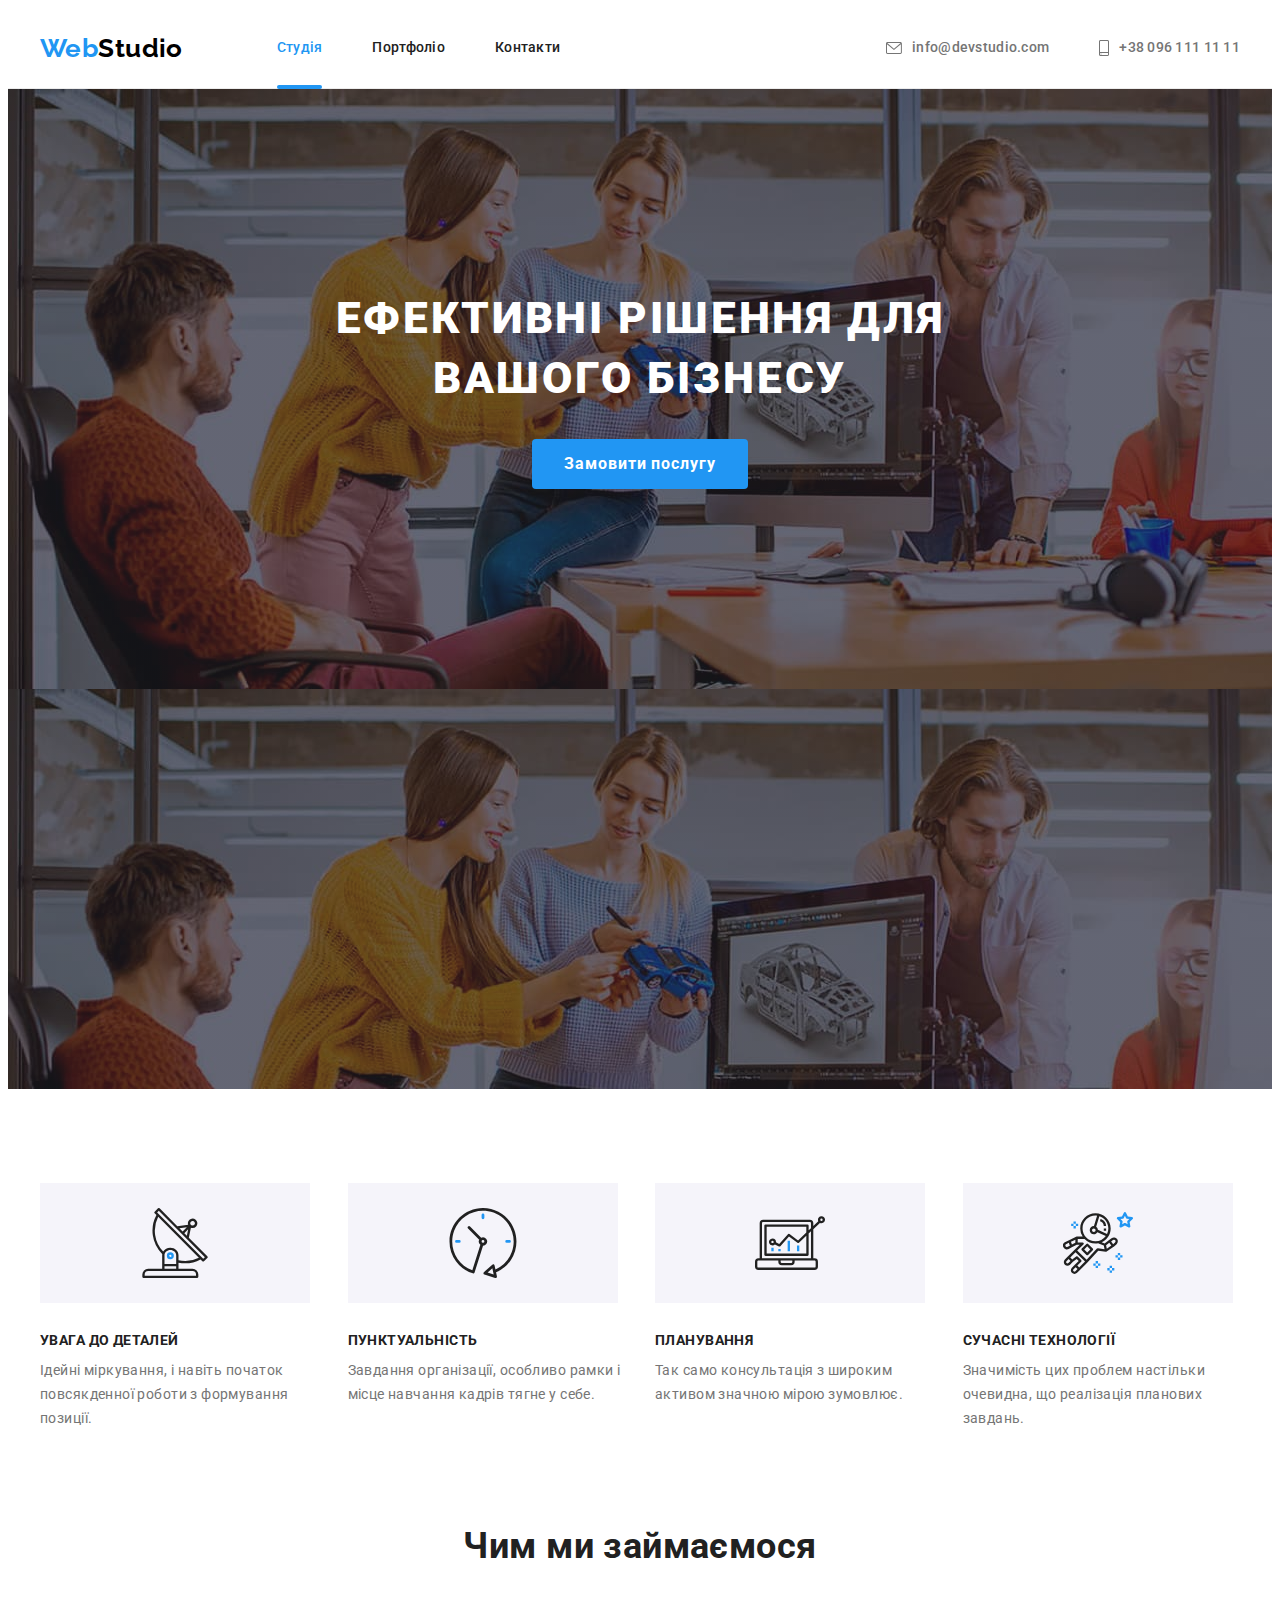
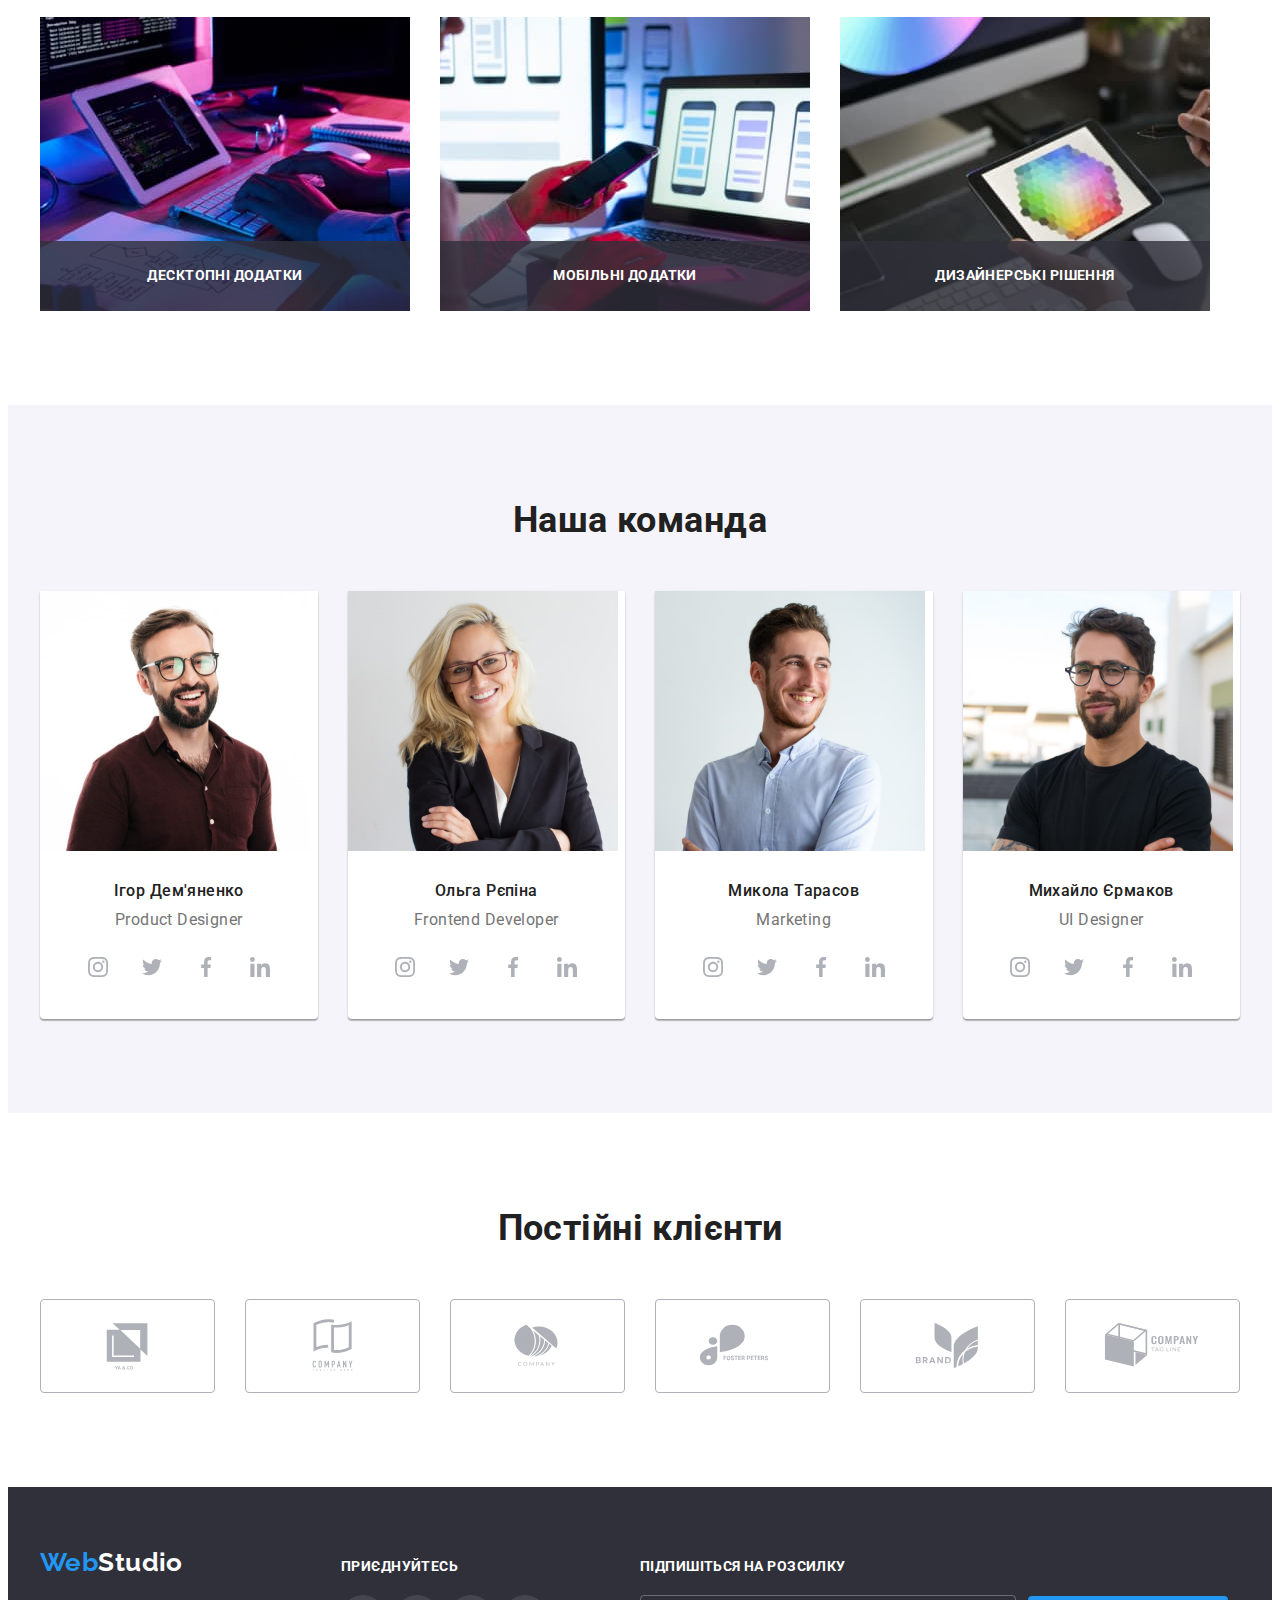
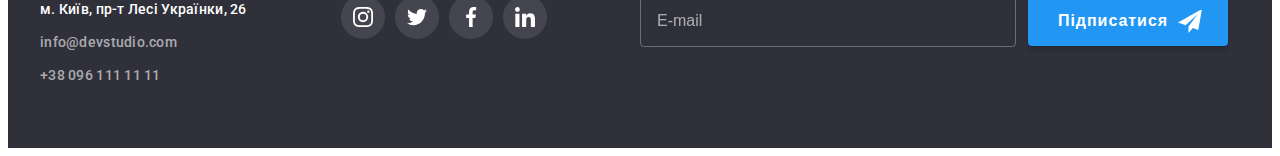
<file: index.html>
<!DOCTYPE html>
<html lang="uk">
  <head>
    <meta charset="UTF-8" />
    <meta http-equiv="X-UA-Compatible" content="IE=edge" />
    <meta name="viewport" content="width=device-width, initial-scale=1.0" />
    <title>Студія</title>
    <link rel="preconnect" href="https://fonts.googleapis.com" />
    <link rel="preconnect" href="https://fonts.gstatic.com" crossorigin />
    <link
      href="https://fonts.googleapis.com/css2?family=Raleway:wght@700&family=Roboto:wght@400;500;700;900&display=swap"
      rel="stylesheet"
    />
    <link
      rel="stylesheet"
      href="https://cdnjs.cloudflare.com/ajax/libs/modern-normalize/1.1.0/modern-normalize.min.css"
      integrity="sha512-wpPYUAdjBVSE4KJnH1VR1HeZfpl1ub8YT/NKx4PuQ5NmX2tKuGu6U/JRp5y+Y8XG2tV+wKQpNHVUX03MfMFn9Q=="
      crossorigin="anonymous"
      referrerpolicy="no-referrer"
    />
    <!-- <link rel="stylesheet" href="./css/styles.css" /> -->
    <link rel="stylesheet" href="./css/main.min.css" />
  </head>

  <body>
    <!--Шапка сайта-->
    <header class="header">
      <div class="header__container container">
        <a href="./index.html" lang="en" class="logo">
          Web<span class="logo__dark">Studio</span>
        </a>
        <nav class="menu">
          <ul class="menu__list list">
            <li>
              <a href="./index.html" class="menu__link menu__current link"
                >Студія</a
              >
            </li>
            <li>
              <a href="./portfolio.html" class="menu__link link">Портфоліо</a>
            </li>
            <li><a href="" class="menu__link link">Контакти</a></li>
          </ul>
        </nav>
        <ul class="contact list">
          <li class="contact__mail">
            <a href="mailto:info@devstudio.com" class="contact__link link">
              <svg class="contact__icon" width="16" height="12">
                <use href="./images/icons.svg#icon-envelope"></use>
              </svg>
              info@devstudio.com</a
            >
          </li>
          <li class="contact__phone">
            <a href="tel:+380961111111" class="contact__link link">
              <svg class="contact__icon" width="10" height="16">
                <use href="./images/icons.svg#icon-phone"></use>
              </svg>
              +38 096 111 11 11</a
            >
          </li>
        </ul>
      </div>
    </header>

    <!-- Основний контент -->
    <main>
      <!--Герой-->
      <section class="section hero">
        <div class="container">
          <h1 class="hero__title">Ефективні рішення для вашого бізнесу</h1>
          <button type="button" class="hero__button" data-modal-open>
            Замовити послугу
          </button>
        </div>
      </section>
      <!--Переваги-->
      <section class="section icon-card">
        <div class="container">
          <h2 class="section__title visually-hidden">Наші переваги</h2>
          <ul class="icon-card__list list">
            <li class="icon-card__item">
              <div class="icon-card__icon">
                <svg width="70" height="70">
                  <use href="./images/icons.svg#icon-antenna"></use>
                </svg>
              </div>
              <h3 class="icon-card__title">Увага до деталей</h3>
              <p class="icon-card__text">
                Ідейні міркування, і навіть початок повсякденної роботи з
                формування позиції.
              </p>
            </li>
            <li class="icon-card__item">
              <div class="icon-card__icon">
                <svg width="70" height="70">
                  <use href="./images/icons.svg#icon-clock"></use>
                </svg>
              </div>
              <h3 class="icon-card__title">Пунктуальність</h3>
              <p class="icon-card__text">
                Завдання організації, особливо рамки і місце навчання кадрів
                тягне у себе.
              </p>
            </li>
            <li class="icon-card__item">
              <div class="icon-card__icon">
                <svg width="70" height="70">
                  <use href="./images/icons.svg#icon-diagram"></use>
                </svg>
              </div>
              <h3 class="icon-card__title">Планування</h3>
              <p class="icon-card__text">
                Так само консультація з широким активом значною мірою зумовлює.
              </p>
            </li>
            <li class="icon-card__item">
              <div class="icon-card__icon">
                <svg width="70" height="70">
                  <use href="./images/icons.svg#icon-astronaut"></use>
                </svg>
              </div>
              <h3 class="icon-card__title">Сучасні технології</h3>
              <p class="icon-card__text">
                Значимість цих проблем настільки очевидна, що реалізація
                планових завдань.
              </p>
            </li>
          </ul>
        </div>
      </section>
      <!-- Сфера діяльності -->
      <section class="section pic-mask">
        <div class="container">
          <h2 class="section__title">Чим ми займаємося</h2>
          <ul class="pic-mask__list list">
            <li class="pic-mask__card">
              <img
                src="./images/specialization1.jpg"
                alt="Програмування"
                width="370"
              />
              <div class="pic-mask__mask">
                <p class="pic-mask__text">Десктопні додатки</p>
              </div>
            </li>
            <li class="pic-mask__card">
              <img
                src="./images/specialization2.jpg"
                alt="Мобільні додатки"
                width="370"
              />
              <div class="pic-mask__mask">
                <p class="pic-mask__text">Мобільні додатки</p>
              </div>
            </li>
            <li class="pic-mask__card">
              <img
                src="./images/specialization3.jpg"
                alt="Дизайн"
                width="370"
              />
              <div class="pic-mask__mask">
                <p class="pic-mask__text">Дизайнерські рішення</p>
              </div>
            </li>
          </ul>
        </div>
      </section>
      <!--Команда-->
      <section class="section person">
        <div class="container">
          <h2 class="section__title">Наша команда</h2>
          <ul class="person__list list">
            <li class="person__card">
              <img src="./images/team1.jpg" alt="Ігор Дем'яненко" width="270" />
              <div class="person__information">
                <h3 class="person__name">Ігор Дем'яненко</h3>
                <p lang="en" class="person__position">Product Designer</p>
                <ul class="social__list list">
                  <li class="social__item">
                    <a
                      href=""
                      target="_blank"
                      rel="noopener noreferrer nofollow"
                      class="social__link social__person"
                    >
                      <svg class="social__icon" width="20" height="20">
                        <use href="./images/icons.svg#icon-instagram"></use>
                      </svg>
                    </a>
                  </li>
                  <li class="social__item">
                    <a
                      href=""
                      target="_blank"
                      rel="noopener noreferrer nofollow"
                      class="social__link social__person"
                    >
                      <svg class="social__icon" width="20" height="20">
                        <use href="./images/icons.svg#icon-twitter"></use>
                      </svg>
                    </a>
                  </li>
                  <li class="social__item">
                    <a
                      href=""
                      target="_blank"
                      rel="noopener noreferrer nofollow"
                      class="social__link social__person"
                    >
                      <svg class="social__icon" width="20" height="20">
                        <use href="./images/icons.svg#icon-facebook"></use>
                      </svg>
                    </a>
                  </li>
                  <li class="social__item">
                    <a
                      href=""
                      target="_blank"
                      rel="noopener noreferrer nofollow"
                      class="social__link social__person"
                    >
                      <svg class="social__icon" width="20" height="20">
                        <use href="./images/icons.svg#icon-linkedin"></use>
                      </svg>
                    </a>
                  </li>
                </ul>
              </div>
            </li>
            <li class="person__card">
              <img src="./images/team2.jpg" alt="Ольга Рєпіна" width="270" />
              <div class="person__information">
                <h3 class="person__name">Ольга Рєпіна</h3>
                <p lang="en" class="person__position">Frontend Developer</p>
                <ul class="social__list list">
                  <li class="social__item">
                    <a
                      href=""
                      target="_blank"
                      rel="noopener noreferrer nofollow"
                      class="social__link social__person"
                    >
                      <svg class="social__icon" width="20" height="20">
                        <use href="./images/icons.svg#icon-instagram"></use>
                      </svg>
                    </a>
                  </li>
                  <li class="social__item">
                    <a
                      href=""
                      target="_blank"
                      rel="noopener noreferrer nofollow"
                      class="social__link social__person"
                    >
                      <svg class="social__icon" width="20" height="20">
                        <use href="./images/icons.svg#icon-twitter"></use>
                      </svg>
                    </a>
                  </li>
                  <li class="social__item">
                    <a
                      href=""
                      target="_blank"
                      rel="noopener noreferrer nofollow"
                      class="social__link social__person"
                    >
                      <svg class="social__icon" width="20" height="20">
                        <use href="./images/icons.svg#icon-facebook"></use>
                      </svg>
                    </a>
                  </li>
                  <li class="social__item">
                    <a
                      href=""
                      target="_blank"
                      rel="noopener noreferrer nofollow"
                      class="social__link social__person"
                    >
                      <svg class="social__icon" width="20" height="20">
                        <use href="./images/icons.svg#icon-linkedin"></use>
                      </svg>
                    </a>
                  </li>
                </ul>
              </div>
            </li>
            <li class="person__card">
              <img src="./images/team3.jpg" alt="Микола Тарасов" width="270" />
              <div class="person__information">
                <h3 class="person__name">Микола Тарасов</h3>
                <p lang="en" class="person__position">Marketing</p>
                <ul class="social__list list">
                  <li class="social__item">
                    <a
                      href=""
                      target="_blank"
                      rel="noopener noreferrer nofollow"
                      class="social__link social__person"
                    >
                      <svg class="social__icon" width="20" height="20">
                        <use href="./images/icons.svg#icon-instagram"></use>
                      </svg>
                    </a>
                  </li>
                  <li class="social__item">
                    <a
                      href=""
                      target="_blank"
                      rel="noopener noreferrer nofollow"
                      class="social__link social__person"
                    >
                      <svg class="social__icon" width="20" height="20">
                        <use href="./images/icons.svg#icon-twitter"></use>
                      </svg>
                    </a>
                  </li>
                  <li class="social__item">
                    <a
                      href=""
                      target="_blank"
                      rel="noopener noreferrer nofollow"
                      class="social__link social__person"
                    >
                      <svg class="social__icon" width="20" height="20">
                        <use href="./images/icons.svg#icon-facebook"></use>
                      </svg>
                    </a>
                  </li>
                  <li class="social__item">
                    <a
                      href=""
                      target="_blank"
                      rel="noopener noreferrer nofollow"
                      class="social__link social__person"
                    >
                      <svg class="social__icon" width="20" height="20">
                        <use href="./images/icons.svg#icon-linkedin"></use>
                      </svg>
                    </a>
                  </li>
                </ul>
              </div>
            </li>
            <li class="person__card">
              <img src="./images/team4.jpg" alt="Михайло Єрмаков" width="270" />
              <div class="person__information">
                <h3 class="person__name">Михайло Єрмаков</h3>
                <p lang="en" class="person__position">UI Designer</p>
                <ul class="social__list list">
                  <li class="social__item">
                    <a
                      href=""
                      target="_blank"
                      rel="noopener noreferrer nofollow"
                      class="social__link social__person"
                    >
                      <svg class="social__icon" width="20" height="20">
                        <use href="./images/icons.svg#icon-instagram"></use>
                      </svg>
                    </a>
                  </li>
                  <li class="social__item">
                    <a
                      href=""
                      target="_blank"
                      rel="noopener noreferrer nofollow"
                      class="social__link social__person"
                    >
                      <svg class="social__icon" width="20" height="20">
                        <use href="./images/icons.svg#icon-twitter"></use>
                      </svg>
                    </a>
                  </li>
                  <li class="social__item">
                    <a
                      href=""
                      target="_blank"
                      rel="noopener noreferrer nofollow"
                      class="social__link social__person"
                    >
                      <svg class="social__icon" width="20" height="20">
                        <use href="./images/icons.svg#icon-facebook"></use>
                      </svg>
                    </a>
                  </li>
                  <li class="social__item">
                    <a
                      href=""
                      target="_blank"
                      rel="noopener noreferrer nofollow"
                      class="social__link social__person"
                    >
                      <svg class="social__icon" width="20" height="20">
                        <use href="./images/icons.svg#icon-linkedin"></use>
                      </svg>
                    </a>
                  </li>
                </ul>
              </div>
            </li>
          </ul>
        </div>
      </section>
      <!-- Постійні клієнти -->
      <section class="section client">
        <div class="container">
          <h2 class="section__title">Постійні клієнти</h2>
          <ul class="client__list list">
            <li class="client__card">
              <a
                href=""
                target="_blank"
                rel="noopener noreferrer nofollow"
                class="client__link"
              >
                <svg class="client__icon" width="106" height="60">
                  <use href="./images/icons.svg#icon-client1"></use>
                </svg>
              </a>
            </li>
            <li class="client__card">
              <a
                class="client__link"
                href=""
                target="_blank"
                rel="noopener noreferrer nofollow"
              >
                <svg class="client__icon" width="106" height="60">
                  <use href="./images/icons.svg#icon-client2"></use>
                </svg>
              </a>
            </li>
            <li class="client__card">
              <a
                href=""
                target="_blank"
                rel="noopener noreferrer nofollow"
                class="client__link"
              >
                <svg class="client__icon" width="106" height="60">
                  <use href="./images/icons.svg#icon-client3"></use>
                </svg>
              </a>
            </li>
            <li class="client__card">
              <a
                href=""
                target="_blank"
                rel="noopener noreferrer nofollow"
                class="client__link"
              >
                <svg class="client__icon" width="106" height="60">
                  <use href="./images/icons.svg#icon-client4"></use>
                </svg>
              </a>
            </li>
            <li class="client__card">
              <a
                href=""
                target="_blank"
                rel="noopener noreferrer nofollow"
                class="client__link"
              >
                <svg class="client__icon" width="106" height="60">
                  <use href="./images/icons.svg#icon-client5"></use>
                </svg>
              </a>
            </li>
            <li class="client__card">
              <a
                href=""
                target="_blank"
                rel="noopener noreferrer nofollow"
                class="client__link"
              >
                <svg class="client__icon" width="106" height="60">
                  <use href="./images/icons.svg#icon-client6"></use>
                </svg>
              </a>
            </li>
          </ul>
        </div>
      </section>
    </main>

    <!--Футер-->

    <footer class="footer">
      <div class="container footer__general">
        <!-- Перший блок. Адреса -->
        <div class="footer__contact">
          <a href="./index.html" lang="en" class="logo"
            >Web<span class="footer__logo">Studio</span></a
          >
          <address class="address">
            <ul class="address__list list">
              <li class="address__link link">
                <a
                  href="https://goo.gl/maps/CPtrU1FHBa2aNyZL9"
                  target="_blank"
                  rel="noopener noreferrer nofollow"
                  class="address__item address__postal"
                  >м. Київ, пр-т Лесі Українки, 26</a
                ><br />
              </li>
              <li class="address__link link">
                <a
                  href="mailto:info@devstudio.com"
                  class="address__item address__other"
                  >info@devstudio.com</a
                >
                <br />
              </li>
              <li class="address__link link">
                <a href="tel:+380961111111" class="address__item address__other"
                  >+38 096 111 11 11</a
                >
              </li>
            </ul>
          </address>
        </div>

        <!-- Другий блок. Контакти компанії в соціальних мережах -->

        <div class="join">
          <p class="join__title">Приєднуйтесь</p>
          <ul class="social__list list">
            <li class="social__item">
              <a
                href=""
                target="_blank"
                rel="noopener noreferrer nofollow"
                class="social__link social__join"
              >
                <svg class="social__icon" width="20" height="20">
                  <use href="./images/icons.svg#icon-instagram"></use>
                </svg>
              </a>
            </li>
            <li class="social__item">
              <a
                href=""
                target="_blank"
                rel="noopener noreferrer nofollow"
                class="social__link social__join"
              >
                <svg class="social__icon" width="20" height="20">
                  <use href="./images/icons.svg#icon-twitter"></use>
                </svg>
              </a>
            </li>
            <li class="social__item">
              <a
                href=""
                target="_blank"
                rel="noopener noreferrer nofollow"
                class="social__link social__join"
              >
                <svg class="social__icon" width="20" height="20">
                  <use href="./images/icons.svg#icon-facebook"></use>
                </svg>
              </a>
            </li>
            <li class="social__item">
              <a
                href=""
                target="_blank"
                rel="noopener noreferrer nofollow"
                class="social__link social__join"
              >
                <svg class="social__icon" width="20" height="20">
                  <use href="./images/icons.svg#icon-linkedin"></use>
                </svg>
              </a>
            </li>
          </ul>
        </div>

        <!-- Третій блок із формою. Підписатися  -->

        <div class="follow">
          <form class="follow__form">
            <label for="follow" class="follow__text"
              >Підпишіться на розсилку</label
            >
            <div class="follow__wrap">
              <input
                type="email"
                name="follow"
                id="follow"
                class="follow__field"
                placeholder="E-mail"
              />
              <button type="submit" class="follow__button">
                Підписатися
                <svg width="24" height="24" class="follow__icon">
                  <use href="./images/icons.svg#icon-send"></use>
                </svg>
              </button>
            </div>
          </form>
        </div>
      </div>
    </footer>

    <!-- Бекдроп -->

    <div class="backdrop is-hidden" data-modal>
      <div class="modal">
        <button type="button" class="modal__close" data-modal-close>
          <svg class="modal__icon" width="18" height="18">
            <use href="./images/icons.svg#icon-close-modal"></use>
          </svg>
        </button>
        <form class="modal__form">
          <p class="modal__title">Залиште свої дані, ми вам передзвонимо</p>
          <div class="modal__windows">
            <div class="form__item">
              <label for="name" class="form__label">Ім'я</label>
              <div class="form__field">
                <input
                  type="text"
                  name="name"
                  id="name"
                  class="form__input"
                  placeholder=" "
                />
                <svg width="18" height="18" class="form__icon">
                  <use href="./images/icons.svg#icon-modal-person"></use>
                </svg>
              </div>
            </div>
            <div class="form__item">
              <label for="tel" class="form__label">Телефон</label>
              <div class="form__field">
                <input
                  type="tel"
                  name="tel"
                  id="tel"
                  class="form__input"
                  placeholder=" "
                />
                <svg width="18" height="18" class="form__icon">
                  <use href="./images/icons.svg#icon-modal-phone"></use>
                </svg>
              </div>
            </div>
            <div class="form__item">
              <label for="email" class="form__label">Пошта</label>
              <div class="form__field">
                <input
                  type="email"
                  name="email"
                  id="email"
                  class="form__input"
                  placeholder=" "
                />
                <svg width="18" height="18" class="form__icon">
                  <use href="./images/icons.svg#icon-modal-email"></use>
                </svg>
              </div>
            </div>
            <div class="form__item">
              <label for="comments" class="form__label">Коментар</label>
              <textarea
                name="comments"
                id="comments"
                placeholder="Введіть текст"
                class="form__input form__textarea"
              ></textarea>
            </div>
          </div>
          <!-- Згода -->

          <div class="confirmation">
            <input
              type="checkbox"
              name="confirm"
              id="confirm"
              class="confirm__check visually-hidden"
            />
            <label for="confirm" class="confirm__text">
              <span class="confirm__custom">
                <svg width="16" height="15" class="check__icon">
                  <use href="./images/icons.svg#icon-check"></use>
                </svg>
              </span>
              Погоджуюся з розсилкою та приймаю
              <a href="" class="license__agreement"> Умови договору</a>
            </label>
          </div>

          <button type="submit" class="modal__button">Відправити</button>
        </form>
      </div>
    </div>
    <script src="./js/modal.js"></script>
  </body>
</html>
</file>
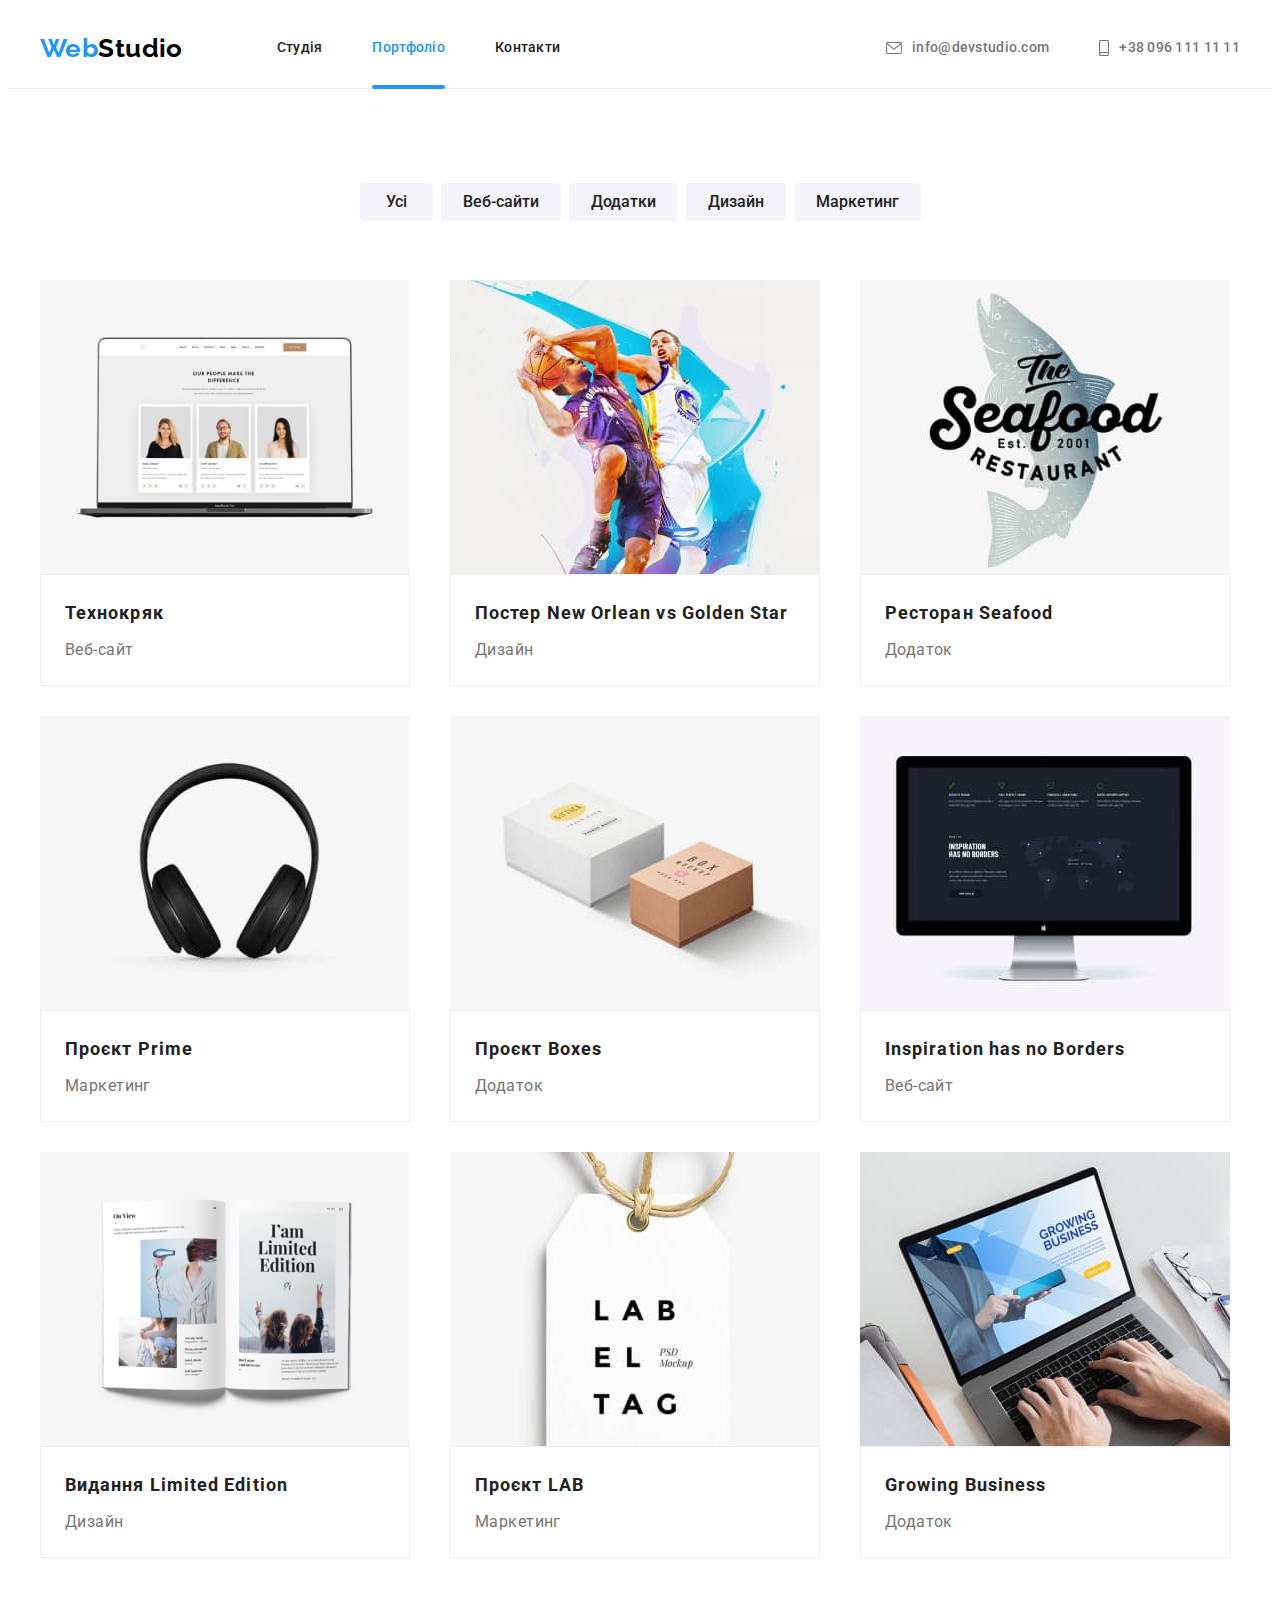
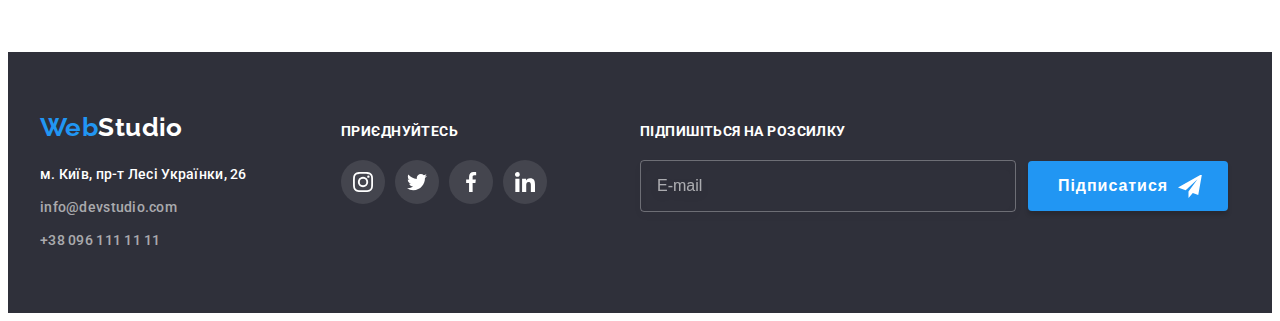
<file: portfolio.html>
<!DOCTYPE html>
<html lang="uk">
  <head>
    <meta charset="UTF-8" />
    <meta http-equiv="X-UA-Compatible" content="IE=edge" />
    <meta name="viewport" content="width=device-width, initial-scale=1.0" />
    <title>Портфоліо</title>
    <link rel="preconnect" href="https://fonts.googleapis.com" />
    <link rel="preconnect" href="https://fonts.gstatic.com" crossorigin />
    <link
      href="https://fonts.googleapis.com/css2?family=Raleway:wght@700&family=Roboto:wght@400;500;700;900&display=swap"
      rel="stylesheet"
    />
    <link
      rel="stylesheet"
      href="https://cdnjs.cloudflare.com/ajax/libs/modern-normalize/1.1.0/modern-normalize.min.css"
      integrity="sha512-wpPYUAdjBVSE4KJnH1VR1HeZfpl1ub8YT/NKx4PuQ5NmX2tKuGu6U/JRp5y+Y8XG2tV+wKQpNHVUX03MfMFn9Q=="
      crossorigin="anonymous"
      referrerpolicy="no-referrer"
    />
    <link rel="stylesheet" href="./css/main.min.css" />
  </head>

  <body>
    <!--Шапка сайта-->
    <header class="header">
      <div class="header__container container">
        <a href="./index.html" lang="en" class="logo">
          Web<span class="logo__dark">Studio</span>
        </a>
        <nav class="menu">
          <ul class="menu__list list">
            <li>
              <a href="./index.html" class="menu__link link">Студія</a>
            </li>
            <li>
              <a href="./portfolio.html" class="menu__link menu__current link"
                >Портфоліо</a
              >
            </li>
            <li><a href="" class="menu__link link">Контакти</a></li>
          </ul>
        </nav>
        <ul class="contact list">
          <li class="contact__mail">
            <a href="mailto:info@devstudio.com" class="contact__link link">
              <svg class="contact__icon" width="16" height="12">
                <use href="./images/icons.svg#icon-envelope"></use>
              </svg>
              info@devstudio.com</a
            >
          </li>
          <li class="contact__phone">
            <a href="tel:+380961111111" class="contact__link link">
              <svg class="contact__icon" width="10" height="16">
                <use href="./images/icons.svg#icon-phone"></use>
              </svg>
              +38 096 111 11 11</a
            >
          </li>
        </ul>
      </div>
    </header>

    <!-- Основний контент -->
    <main>
      <!-- Заголовок необхідно сховати, на проекті немає -->
      <section class="section portfolio">
        <div class="container">
          <h1 class="visually-hidden">Зразки робот</h1>
          <!-- Кнопки фільтру -->
          <ul class="filter list">
            <li class="filter__item">
              <button
                type="button"
                class="filter__button filter__button--larger-padding"
              >
                Усі
              </button>
            </li>
            <li class="filter__item">
              <button type="button" class="filter__button">Веб-сайти</button>
            </li>
            <li class="filter__item">
              <button type="button" class="filter__button">Додатки</button>
            </li>
            <li class="filter__item">
              <button type="button" class="filter__button">Дизайн</button>
            </li>
            <li class="filter__item">
              <button type="button" class="filter__button">Маркетинг</button>
            </li>
          </ul>
          <!-- Зразки робот -->
          <ul class="portfolio__sample list">
            <li class="sample__card">
              <a
                href=""
                class="sample__link"
                target="_blank"
                rel="noopener noreferrer nofollow"
              >
                <div class="sample__overlay">
                  <img
                    src="./images/portfolio1.jpg"
                    alt="Ноутбук із відкритим веб-сайтом"
                    width="370"
                  />
                  <p class="sample__text">
                    Ресурс пропонує комплексні пропозиції з різним рівнем
                    функціоналу та сервісів. Все це дозволить відвідувачу
                    отримати вичерпні відомості про компанію чи приватну особу.
                  </p>
                </div>
                <div class="sample__description">
                  <h2 class="sample__title">Технокряк</h2>
                  <p class="sample__category">Веб-сайт</p>
                </div>
              </a>
            </li>
            <li class="sample__card">
              <a
                href=""
                class="sample__link"
                target="_blank"
                rel="noopener noreferrer nofollow"
              >
                <div class="sample__overlay">
                  <img
                    src="./images/portfolio2.jpg"
                    alt="Люди грають в баскетбол"
                    width="370"
                  />
                  <p class="sample__text">
                    Ресурс пропонує комплексні пропозиції з різним рівнем
                    функціоналу та сервісів. Все це дозволить відвідувачу
                    отримати вичерпні відомості про компанію чи приватну особу.
                  </p>
                </div>
                <div class="sample__description">
                  <h2 class="sample__title">
                    Постер <span lang="en">New Orlean vs Golden Star</span>
                  </h2>
                  <p class="sample__category">Дизайн</p>
                </div>
              </a>
            </li>
            <li class="sample__card">
              <a
                href=""
                class="sample__link"
                target="_blank"
                rel="noopener noreferrer nofollow"
              >
                <div class="sample__overlay">
                  <img
                    src="./images/portfolio3.jpg"
                    alt="Риба із логотипом ресторану"
                    width="370"
                  />
                  <p class="sample__text">
                    Ресурс пропонує комплексні пропозиції з різним рівнем
                    функціоналу та сервісів. Все це дозволить відвідувачу
                    отримати вичерпні відомості про компанію чи приватну особу.
                  </p>
                </div>
                <div class="sample__description">
                  <h2 class="sample__title">
                    Ресторан <span lang="en">Seafood</span>
                  </h2>
                  <p class="sample__category">Додаток</p>
                </div>
              </a>
            </li>
            <li class="sample__card">
              <a
                href=""
                class="sample__link"
                target="_blank"
                rel="noopener noreferrer nofollow"
              >
                <div class="sample__overlay">
                  <img
                    src="./images/portfolio4.jpg"
                    alt="Навушники"
                    width="370"
                  />
                  <p class="sample__text">
                    Ресурс пропонує комплексні пропозиції з різним рівнем
                    функціоналу та сервісів. Все це дозволить відвідувачу
                    отримати вичерпні відомості про компанію чи приватну особу.
                  </p>
                </div>
                <div class="sample__description">
                  <h2 class="sample__title">
                    Проєкт <span lang="en">Prime</span>
                  </h2>
                  <p class="sample__category">Маркетинг</p>
                </div>
              </a>
            </li>
            <li class="sample__card">
              <a
                href=""
                class="sample__link"
                target="_blank"
                rel="noopener noreferrer nofollow"
              >
                <div class="sample__overlay">
                  <img
                    src="./images/portfolio5.jpg"
                    alt="Біла та коричнева коробки"
                    width="370"
                  />
                  <p class="sample__text">
                    Ресурс пропонує комплексні пропозиції з різним рівнем
                    функціоналу та сервісів. Все це дозволить відвідувачу
                    отримати вичерпні відомості про компанію чи приватну особу.
                  </p>
                </div>
                <div class="sample__description">
                  <h2 class="sample__title">
                    Проєкт <span lang="en">Boxes</span>
                  </h2>
                  <p class="sample__category">Додаток</p>
                </div>
              </a>
            </li>
            <li class="sample__card">
              <a
                href=""
                class="sample__link"
                target="_blank"
                rel="noopener noreferrer nofollow"
              >
                <div class="sample__overlay">
                  <img
                    src="./images/portfolio6.jpg"
                    alt="Компьютер із відкритим сайтом"
                    width="370"
                  />
                  <p class="sample__text">
                    Ресурс пропонує комплексні пропозиції з різним рівнем
                    функціоналу та сервісів. Все це дозволить відвідувачу
                    отримати вичерпні відомості про компанію чи приватну особу.
                  </p>
                </div>
                <div class="sample__description">
                  <h2 lang="en" class="sample__title">
                    Inspiration has no Borders
                  </h2>
                  <p class="sample__category">Веб-сайт</p>
                </div>
              </a>
            </li>
            <li class="sample__card">
              <a
                href=""
                class="sample__link"
                target="_blank"
                rel="noopener noreferrer nofollow"
              >
                <div class="sample__overlay">
                  <img
                    src="./images/portfolio7.jpg"
                    alt="Книга"
                    width="370"
                    class="portfolio-image"
                  />
                  <p class="sample__text">
                    Ресурс пропонує комплексні пропозиції з різним рівнем
                    функціоналу та сервісів. Все це дозволить відвідувачу
                    отримати вичерпні відомості про компанію чи приватну особу.
                  </p>
                </div>
                <div class="sample__description">
                  <h2 class="sample__title">
                    Видання <span lang="en">Limited Edition</span>
                  </h2>
                  <p class="sample__category">Дизайн</p>
                </div>
              </a>
            </li>
            <li class="sample__card">
              <a
                href=""
                class="sample__link"
                target="_blank"
                rel="noopener noreferrer nofollow"
              >
                <div class="sample__overlay">
                  <img
                    src="./images/portfolio8.jpg"
                    alt="Цінник із написом"
                    width="370"
                  />
                  <p class="sample__text">
                    Ресурс пропонує комплексні пропозиції з різним рівнем
                    функціоналу та сервісів. Все це дозволить відвідувачу
                    отримати вичерпні відомості про компанію чи приватну особу.
                  </p>
                </div>
                <div class="sample__description">
                  <h2 class="sample__title">
                    Проєкт <span lang="en">LAB</span>
                  </h2>
                  <p class="sample__category">Маркетинг</p>
                </div>
              </a>
            </li>
            <li class="sample__card">
              <a
                href=""
                class="sample__link"
                target="_blank"
                rel="noopener noreferrer nofollow"
              >
                <div class="sample__overlay">
                  <img
                    src="./images/portfolio9.jpg"
                    alt="Компьютер із відкритим додатком"
                    width="370"
                  />
                  <p class="sample__text">
                    Ресурс пропонує комплексні пропозиції з різним рівнем
                    функціоналу та сервісів. Все це дозволить відвідувачу
                    отримати вичерпні відомості про компанію чи приватну особу.
                  </p>
                </div>
                <div class="sample__description">
                  <h2 lang="en" class="sample__title">Growing Business</h2>
                  <p class="sample__category">Додаток</p>
                </div>
              </a>
            </li>
          </ul>
        </div>
      </section>
    </main>

    <!--Футер-->
    <footer class="footer">
      <div class="container footer__general">
        <!-- Перший блок. Адреса -->
        <div class="footer__contact">
          <a href="./index.html" lang="en" class="logo"
            >Web<span class="footer__logo">Studio</span></a
          >
          <address class="address">
            <ul class="address__list list">
              <li class="address__link link">
                <a
                  href="https://goo.gl/maps/CPtrU1FHBa2aNyZL9"
                  target="_blank"
                  rel="noopener noreferrer nofollow"
                  class="address__item address__postal"
                  >м. Київ, пр-т Лесі Українки, 26</a
                ><br />
              </li>
              <li class="address__link link">
                <a
                  href="mailto:info@devstudio.com"
                  class="address__item address__other"
                  >info@devstudio.com</a
                >
                <br />
              </li>
              <li class="address__link link">
                <a href="tel:+380961111111" class="address__item address__other"
                  >+38 096 111 11 11</a
                >
              </li>
            </ul>
          </address>
        </div>

        <!-- Другий блок. Контакти компанії в соціальних мережах -->

        <div class="join">
          <p class="join__title">Приєднуйтесь</p>
          <ul class="social__list list">
            <li class="social__item">
              <a
                href=""
                target="_blank"
                rel="noopener noreferrer nofollow"
                class="social__link social__join"
              >
                <svg class="social__icon" width="20" height="20">
                  <use href="./images/icons.svg#icon-instagram"></use>
                </svg>
              </a>
            </li>
            <li class="social__item">
              <a
                href=""
                target="_blank"
                rel="noopener noreferrer nofollow"
                class="social__link social__join"
              >
                <svg class="social__icon" width="20" height="20">
                  <use href="./images/icons.svg#icon-twitter"></use>
                </svg>
              </a>
            </li>
            <li class="social__item">
              <a
                href=""
                target="_blank"
                rel="noopener noreferrer nofollow"
                class="social__link social__join"
              >
                <svg class="social__icon" width="20" height="20">
                  <use href="./images/icons.svg#icon-facebook"></use>
                </svg>
              </a>
            </li>
            <li class="social__item">
              <a
                href=""
                target="_blank"
                rel="noopener noreferrer nofollow"
                class="social__link social__join"
              >
                <svg class="social__icon" width="20" height="20">
                  <use href="./images/icons.svg#icon-linkedin"></use>
                </svg>
              </a>
            </li>
          </ul>
        </div>

        <!-- Третій блок із формою. Підписатися  -->

        <div class="follow">
          <form class="follow__form">
            <label for="follow" class="follow__text"
              >Підпишіться на розсилку</label
            >
            <div class="follow__wrap">
              <input
                type="email"
                name="follow"
                id="follow"
                class="follow__field"
                placeholder="E-mail"
              />
              <button type="submit" class="follow__button">
                Підписатися
                <svg width="24" height="24" class="follow__icon">
                  <use href="./images/icons.svg#icon-send"></use>
                </svg>
              </button>
            </div>
          </form>
        </div>
      </div>
    </footer>
  </body>
</html>
</file>
<file: css/main.min.css>
:root{--primary-text-color: #757575;--title-text-color: #212121;--accent-color: #2196f3;--primary-bg-color: #ffffff;--secondary-bg-color: #2f303a;--third-bg-color: #f5f4fa;--icon-social-color: #afb1b8;--primary-transition: 250ms cubic-bezier(0.4, 0, 0.2, 1)}.visually-hidden{position:absolute;width:1px;height:1px;margin:-1px;border:0;padding:0;white-space:nowrap;-webkit-clip-path:inset(100%);clip-path:inset(100%);clip:rect(0 0 0 0);overflow:hidden}.backdrop.is-hidden{visibility:hidden;opacity:0;pointer-events:none}p,h1,h2,h3,h4,h5,h6{margin:0}ul,ol{margin:0;padding-left:0}button{cursor:pointer}address{font-style:normal}img{display:block}.list{list-style:none}.link{text-decoration:none;font-weight:500;line-height:1.14;letter-spacing:.02em}body{background-color:var(--primary-bg-color);color:var(--primary-text-color);font-family:"Roboto",sans-serif;font-size:14px;letter-spacing:.03em}.container{width:1200px;padding-left:15px;padding-right:15px;margin:0 auto}.section{padding-top:94px;padding-bottom:94px}.section__title{margin-bottom:50px;color:var(--title-text-color);font-size:36px;line-height:1.17;text-align:center}.social__link{display:flex;width:100%;height:100%;justify-content:center;align-items:center;border-radius:50%}.logo{text-decoration:none;font-family:"Raleway",sans-serif;font-weight:700;font-size:26px;line-height:1.19;color:var(--accent-color)}.social__list{display:flex;gap:10px;justify-content:center}.social__item{width:44px;height:44px}.social__person{color:var(--icon-social-color);transition:color var(--primary-transition),background-color var(--primary-transition)}.social__person:hover,.social__person:focus{background-color:var(--accent-color);color:var(--primary-bg-color)}.social__icon{fill:currentColor}.backdrop{width:100%;height:100%;position:fixed;top:0;left:0;background-color:rgba(0,0,0,.2);transition:opacity var(--primary-transition),visibility var(--primary-transition)}.modal{position:absolute;top:50%;left:50%;transform:translate(-50%, -50%) scaleY(1);transition:transform var(--primary-transition);width:528px;min-height:582px;border-radius:4px;background-color:var(--primary-bg-color);box-shadow:0px 1px 3px rgba(0,0,0,.12),0px 1px 1px rgba(0,0,0,.14),0px 2px 1px rgba(0,0,0,.2)}.backdrop.is-hidden .modal{transform:translate(-50%, -50%) scaleY(0.2)}.modal__close{width:30px;height:30px;background-color:rgba(0,0,0,0);border-radius:50%;border:1px solid rgba(0,0,0,.1);position:absolute;right:8px;top:8px;display:flex;align-items:center;justify-content:center;transition:color var(--primary-transition),border-color var(--primary-transition)}.modal__close:hover,.modal__close:focus{color:var(--accent-color);border-color:var(--accent-color)}.modal__icon{fill:currentColor}.modal__form{padding:40px;display:flex;flex-direction:column;align-items:center}.modal__title{margin-bottom:12px;font-weight:700;font-size:20px;line-height:1.15;text-align:center;color:var(--title-text-color)}.modal__windows{display:block;margin-bottom:20px;width:100%}.form__item:not(:last-child){margin-bottom:10px}.form__label{display:block;margin-bottom:4px;font-weight:400;font-size:12px;line-height:1.17;letter-spacing:.01em;color:var(--primary-text-color)}.form__field{display:block;position:relative;width:100%;height:40px}.form__input{display:block;width:100%;height:40px;padding:0;padding-left:50px;border:1px solid rgba(33,33,33,.2);border-radius:4px;outline:rgba(0,0,0,0);transition:border-color 250ms cubic-bezier(0.4, 0, 0.2, 1)}.form__input:focus{border-color:var(--accent-color)}.form__icon{position:absolute;top:50%;left:12px;transform:translateY(-50%);transition:fill 250ms cubic-bezier(0.4, 0, 0.2, 1)}.form__input:focus+.form__icon{fill:var(--accent-color)}.form__textarea{height:120px;resize:none;padding:12px 16px}.form__textarea::-moz-placeholder{font-weight:400;font-size:12px;line-height:1.17;letter-spacing:.01em;color:rgba(117,117,117,.5)}.form__textarea:-ms-input-placeholder{font-weight:400;font-size:12px;line-height:1.17;letter-spacing:.01em;color:rgba(117,117,117,.5)}.form__textarea::placeholder{font-weight:400;font-size:12px;line-height:1.17;letter-spacing:.01em;color:rgba(117,117,117,.5)}.confirmation{display:flex;align-items:center;margin-bottom:30px}.confirm__text{display:flex;align-items:center}.confirm__custom{width:16px;height:15px;border:2px solid var(--title-text-color);border-radius:3px;margin-right:7px;display:flex;align-items:center;justify-content:center;fill:rgba(0,0,0,0);transition:background-color 250ms cubic-bezier(0.4, 0, 0.2, 1),border-color 250ms cubic-bezier(0.4, 0, 0.2, 1),fill 250ms cubic-bezier(0.4, 0, 0.2, 1)}.confirm__check:checked+.confirm__text .confirm__custom{background-color:var(--accent-color);border-color:rgba(0,0,0,0);fill:var(--primary-bg-color);background-size:contain;background-origin:border-box;background-repeat:no-repeat}.confirm__check:focus+.confirm__text .confirm__custom{border-color:var(--accent-color)}.license-agreement{font-weight:400;font-size:14px;line-height:1.71;color:var(--accent-color)}.license__agreement{font-weight:400;font-size:14px;line-height:1.71;color:var(--accent-color)}.modal__button{width:200px;height:50px;padding:0;background:var(--accent-color);box-shadow:0px 4px 4px rgba(0,0,0,.15);border-radius:4px;border-color:rgba(0,0,0,0);font-weight:700;font-size:16px;line-height:1.88;letter-spacing:.06em;color:var(--primary-bg-color)}.header{border-bottom:1px solid #ececec}.header__container{display:flex;align-items:center}.logo__dark{color:#000}.menu{margin-left:94px}.menu__list{display:flex;gap:50px}.menu__link{position:relative;display:block;padding-top:32px;padding-bottom:32px;color:var(--title-text-color);transition:color var(--primary-transition)}.menu__link:hover,.menu__link:focus{color:var(--accent-color)}.menu__current{color:var(--accent-color)}.menu__current::after{content:"";display:block;width:100%;height:4px;background-color:var(--accent-color);border-radius:2px;position:absolute;left:0;bottom:-1px}.contact{display:flex;gap:50px;margin-left:auto}.contact__mail,.contact__phone{display:inline-flex;align-items:center}.contact__link{display:inline-flex;color:var(--primary-text-color);padding-top:32px;padding-bottom:32px;align-items:center;transition:color var(--primary-transition)}.contact__link:hover,.contact__link:focus{color:var(--accent-color);fill:var(--accent-color)}.contact__icon{margin-right:10px;fill:currentColor}.hero{max-width:1600px;height:600px;background-repeat:no-repeat;background-position:center;background-size:cover;margin-left:auto;margin-right:auto;background:#c4c4c4;background-image:linear-gradient(to right, rgba(47, 48, 58, 0.4), rgba(47, 48, 58, 0.4)),url(../images/hero-background-image.jpg);text-align:center;padding-top:200px;padding-bottom:200px}.hero__title{margin-bottom:30px;max-width:696px;margin-left:auto;margin-right:auto;color:var(--primary-bg-color);font-weight:900;font-size:44px;line-height:1.36;text-align:center;letter-spacing:.06em;text-transform:uppercase}.hero__button{display:inline-block;min-width:216px;border-radius:4px;padding:10px 32px;border:none;color:var(--primary-bg-color);background-color:var(--accent-color);font-family:inherit;font-weight:700;font-size:16px;line-height:1.88;letter-spacing:.06em}.icon-card{padding-bottom:0}.icon-card__list{display:flex;gap:30px}.icon-card__item{width:calc((100% - 90px)/4)}.icon-card__icon{display:flex;width:270px;height:120px;background-color:var(--third-bg-color);align-items:center;justify-content:center;margin-bottom:30px}.icon-card__title{margin-bottom:10px;color:var(--title-text-color);font-size:14px;line-height:1.14;text-transform:uppercase}.icon-card__text{line-height:1.71}.pic-mask__list{display:flex;gap:30px;width:calc((100% - 60px)/3)}.pic-mask__card{position:relative;text-align:center}.pic-mask__mask{display:block;width:100%;min-height:70px;background:rgba(47,48,58,.8);position:absolute;bottom:0;left:0}.pic-mask__text{font-weight:700;line-height:1.14;text-transform:uppercase;color:var(--primary-bg-color);padding-top:27px;padding-bottom:27px}.person{background-color:var(--third-bg-color)}.person__list{display:flex;gap:30px}.person__card{background-color:var(--primary-bg-color);width:calc((100% - 90px)/4);box-shadow:0px 1px 3px rgba(0,0,0,.12),0px 1px 1px rgba(0,0,0,.14),0px 2px 1px rgba(0,0,0,.2);border-radius:0px 0px 4px 4px}.person__information{text-align:center;padding-top:30px;padding-bottom:30px}.person__name{margin-bottom:10px;color:var(--title-text-color);font-weight:500;font-size:16px;line-height:1.19}.person__position{font-size:16px;line-height:1.19;margin-bottom:16px}.client__list{display:flex;gap:30px;justify-content:center}.client__card{min-width:calc((100% - 150px)/6)}.client__link{display:flex;height:92px;border:1px solid #afb1b8;border-radius:4px;justify-content:center;align-items:center;color:var(--icon-social-color);transition:color var(--primary-transition),border-color var(--primary-transition)}.client__link:focus,.client__link:hover{border-color:var(--accent-color);color:var(--accent-color)}.client__icon{fill:currentColor}.footer{padding-top:60px;padding-bottom:60px;background-color:var(--secondary-bg-color)}.footer__general{display:flex;align-items:baseline}.footer__contact{margin-right:70px;width:231px}.footer__logo{display:inline-block;margin-bottom:20px;color:var(--primary-bg-color)}.address__link:not(:last-child){margin-bottom:9px}.address__item{display:inline-block;text-decoration:none;line-height:1.71}.address__postal{color:var(--primary-bg-color)}.address__other{color:rgba(255,255,255,.6);transition:color var(--primary-transition)}.address__other:hover,.address__other:focus{color:var(--accent-color)}.address-postal{color:var(--primary-bg-color)}.contact-footer{color:rgba(255,255,255,.6);transition:color var(--primary-transition)}.join{width:206px;height:80px}.join__title{font-weight:700;line-height:1.14;text-transform:uppercase;color:var(--primary-bg-color);margin-bottom:20px}.social__join{background:rgba(255,255,255,.1);border-radius:50%;color:var(--primary-bg-color);transition:background-color var(--primary-transition)}.social__join:hover,.social__join:focus{background:var(--accent-color)}.follow__form{margin-left:93px}.follow__text{font-weight:700;font-size:14px;line-height:1.14;text-transform:uppercase;color:var(--primary-bg-color);margin-bottom:20px;display:block}.follow__wrap{display:flex;gap:12px;align-items:center}.follow__field{background-color:rgba(0,0,0,0);border:1px solid rgba(255,255,255,.3);filter:drop-shadow(0px 4px 4px rgba(0, 0, 0, 0.15));border-radius:4px;width:358px;height:50px;padding:0;padding-left:16px;color:var(--primary-bg-color)}.follow__field::-moz-placeholder{font-size:16px;line-height:1.25;color:rgba(255,255,255,.6)}.follow__field:-ms-input-placeholder{font-size:16px;line-height:1.25;color:rgba(255,255,255,.6)}.follow__field::placeholder{font-size:16px;line-height:1.25;color:rgba(255,255,255,.6)}.follow__button{display:flex;align-items:center;width:200px;height:50px;padding-top:0;padding-right:0;padding-bottom:0;padding-left:28px;background-color:var(--accent-color);box-shadow:0px 4px 4px rgba(0,0,0,.15);border-radius:4px;border-color:rgba(0,0,0,0);font-weight:700;font-size:16px;line-height:1.88;letter-spacing:.06em;color:var(--primary-bg-color)}.follow__icon{fill:var(--primary-bg-color);margin-left:10px}.filter{display:flex;gap:8px;justify-content:center;margin-bottom:59px}.filter__button{display:block;min-width:73px;padding:6px 22px;border-radius:4px;border:none;color:var(--title-text-color);background-color:var(--third-bg-color);font-family:inherit;font-weight:500;font-size:16px;line-height:1.62;text-align:center;transition:background-color var(--primary-transition),color var(--primary-transition),box-shadow var(--primary-transition)}.filter__button:hover,.filter__button:focus{color:var(--primary-bg-color);background-color:var(--accent-color);box-shadow:0px 3px 1px rgba(0,0,0,.1),0px 1px 2px rgba(0,0,0,.08),0px 2px 2px rgba(0,0,0,.12)}.filter__button--larger-padding{padding:6px 25px}.portfolio__sample{display:flex;flex-wrap:wrap;gap:30px}.sample__card{flex-basis:calc((100% - 60px)/3)}.sample__link{display:inline-block;text-decoration:none;transition:box-shadow var(--primary-transition)}.sample__link:hover{box-shadow:0px 1px 1px rgba(0,0,0,.12),0px 4px 4px rgba(0,0,0,.06),1px 4px 6px rgba(0,0,0,.16)}.sample__overlay{position:relative;overflow:hidden}.sample__text{transform:translateY(100%);position:absolute;top:0;height:100%;padding:63px 24px;font-size:18px;line-height:1.56;color:var(--primary-bg-color);background-color:rgba(33,150,243,.9);transition:transform var(--primary-transition)}.sample__card:hover .sample__text{transform:translateY(0)}.sample__link:focus .sample__text{transform:translateY(0)}.sample__description{padding:20px 24px;border:1px solid #eee}.sample__title{margin-bottom:4px;color:var(--title-text-color);font-size:18px;line-height:2;letter-spacing:.06em}.sample__category{font-size:16px;line-height:1.88;color:var(--primary-text-color);font-weight:400}/*# sourceMappingURL=main.min.css.map */
</file>
